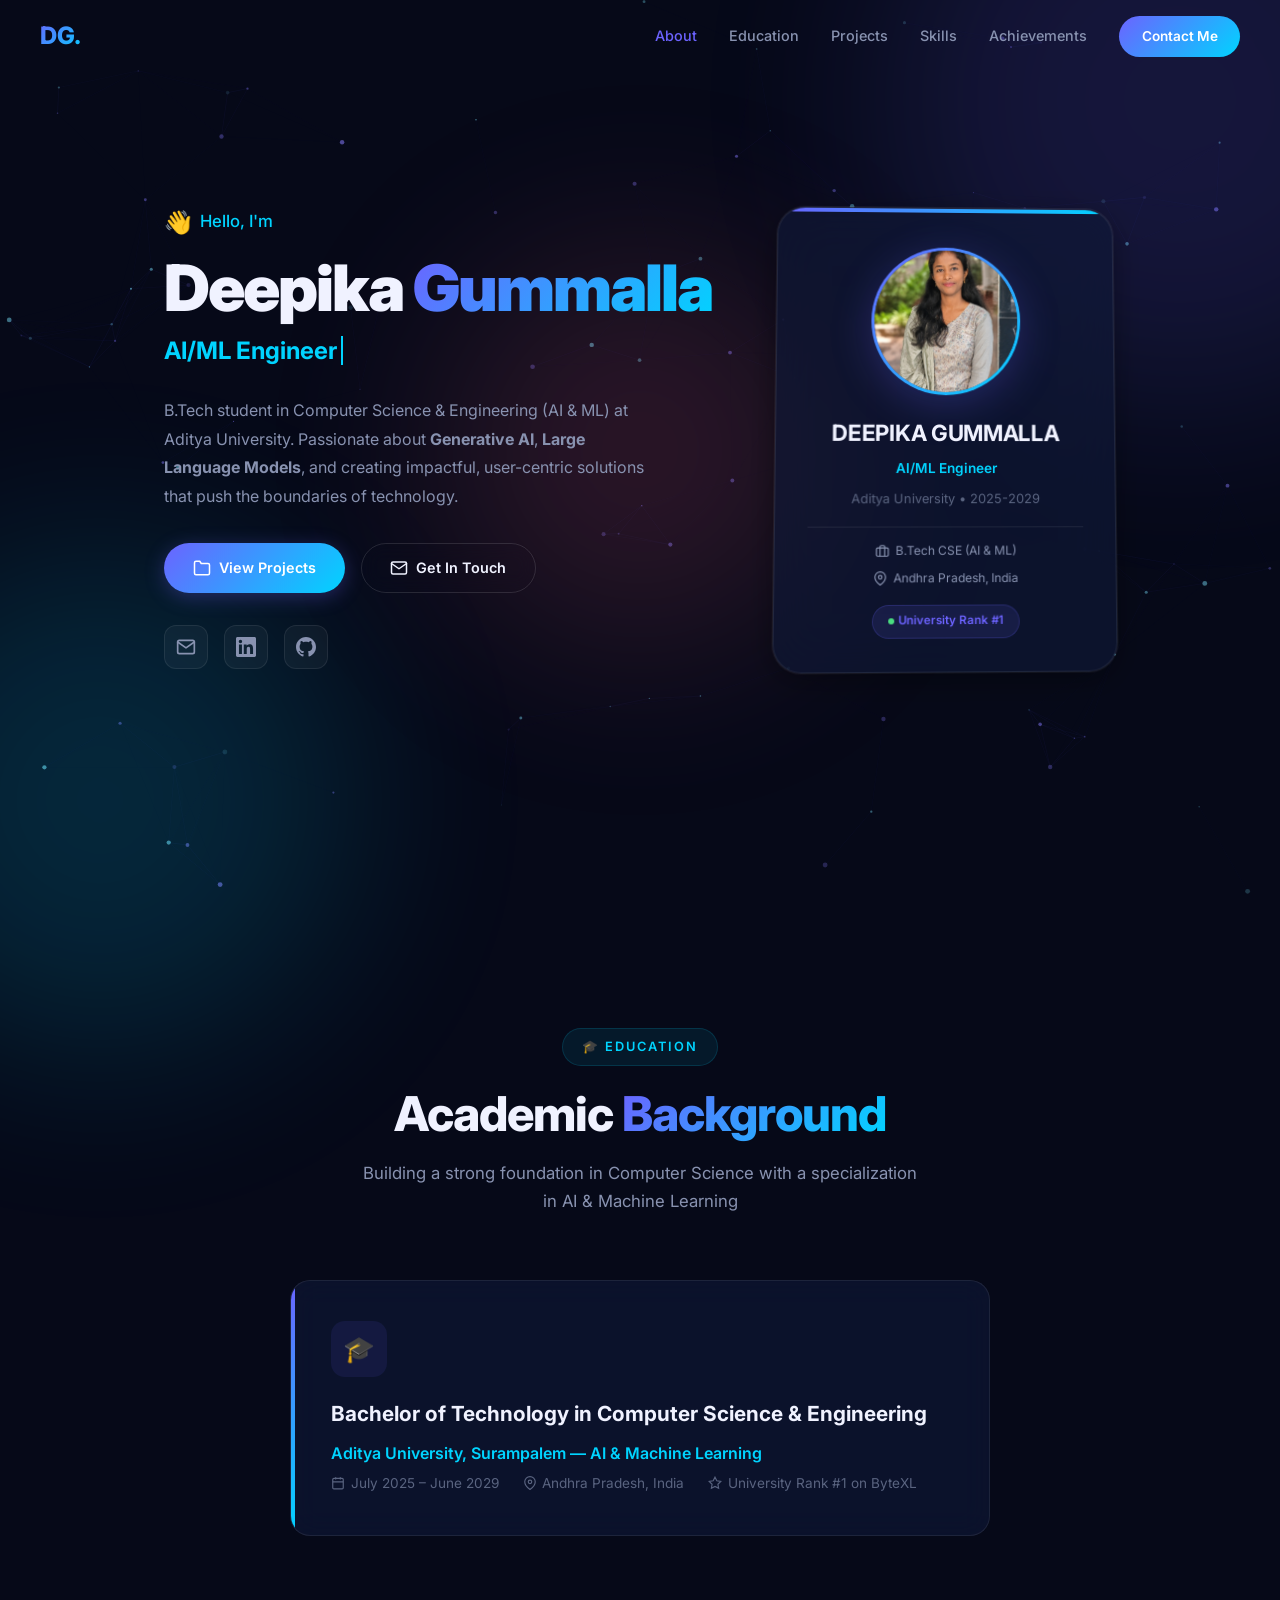
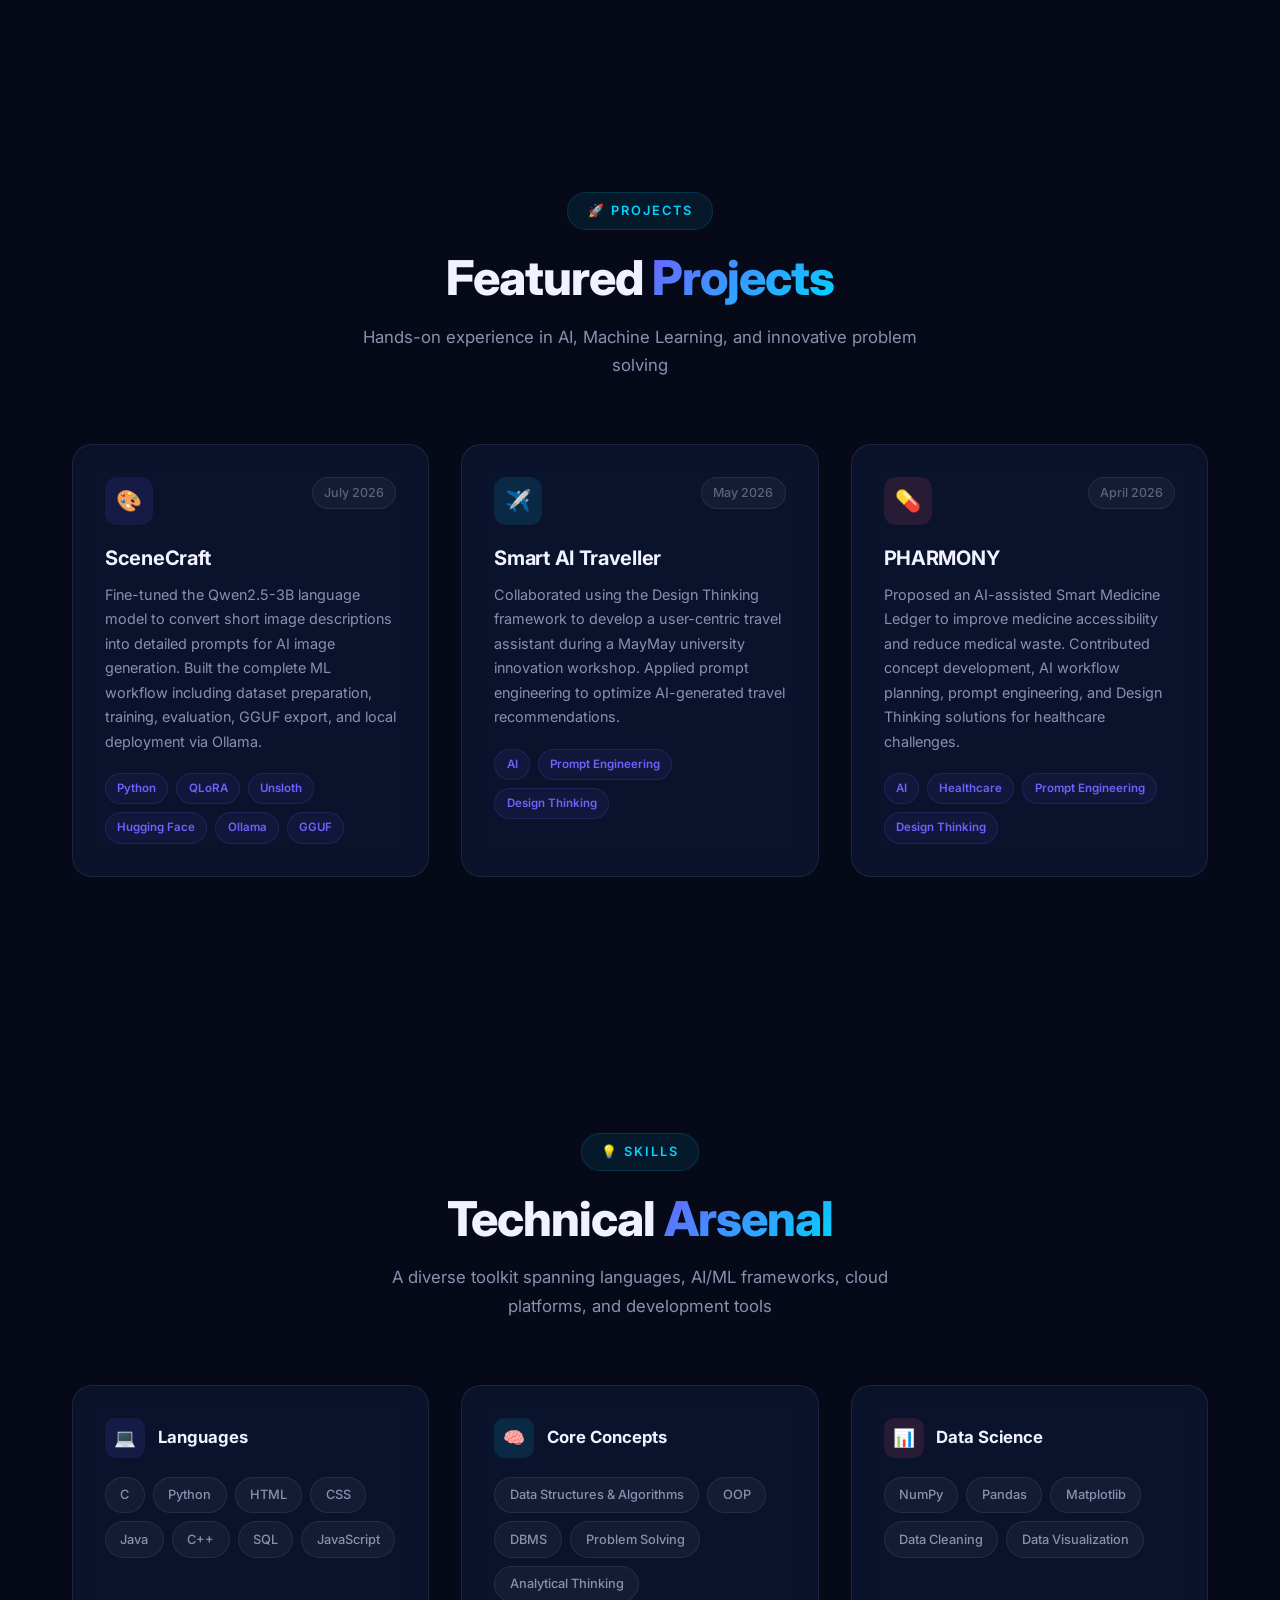
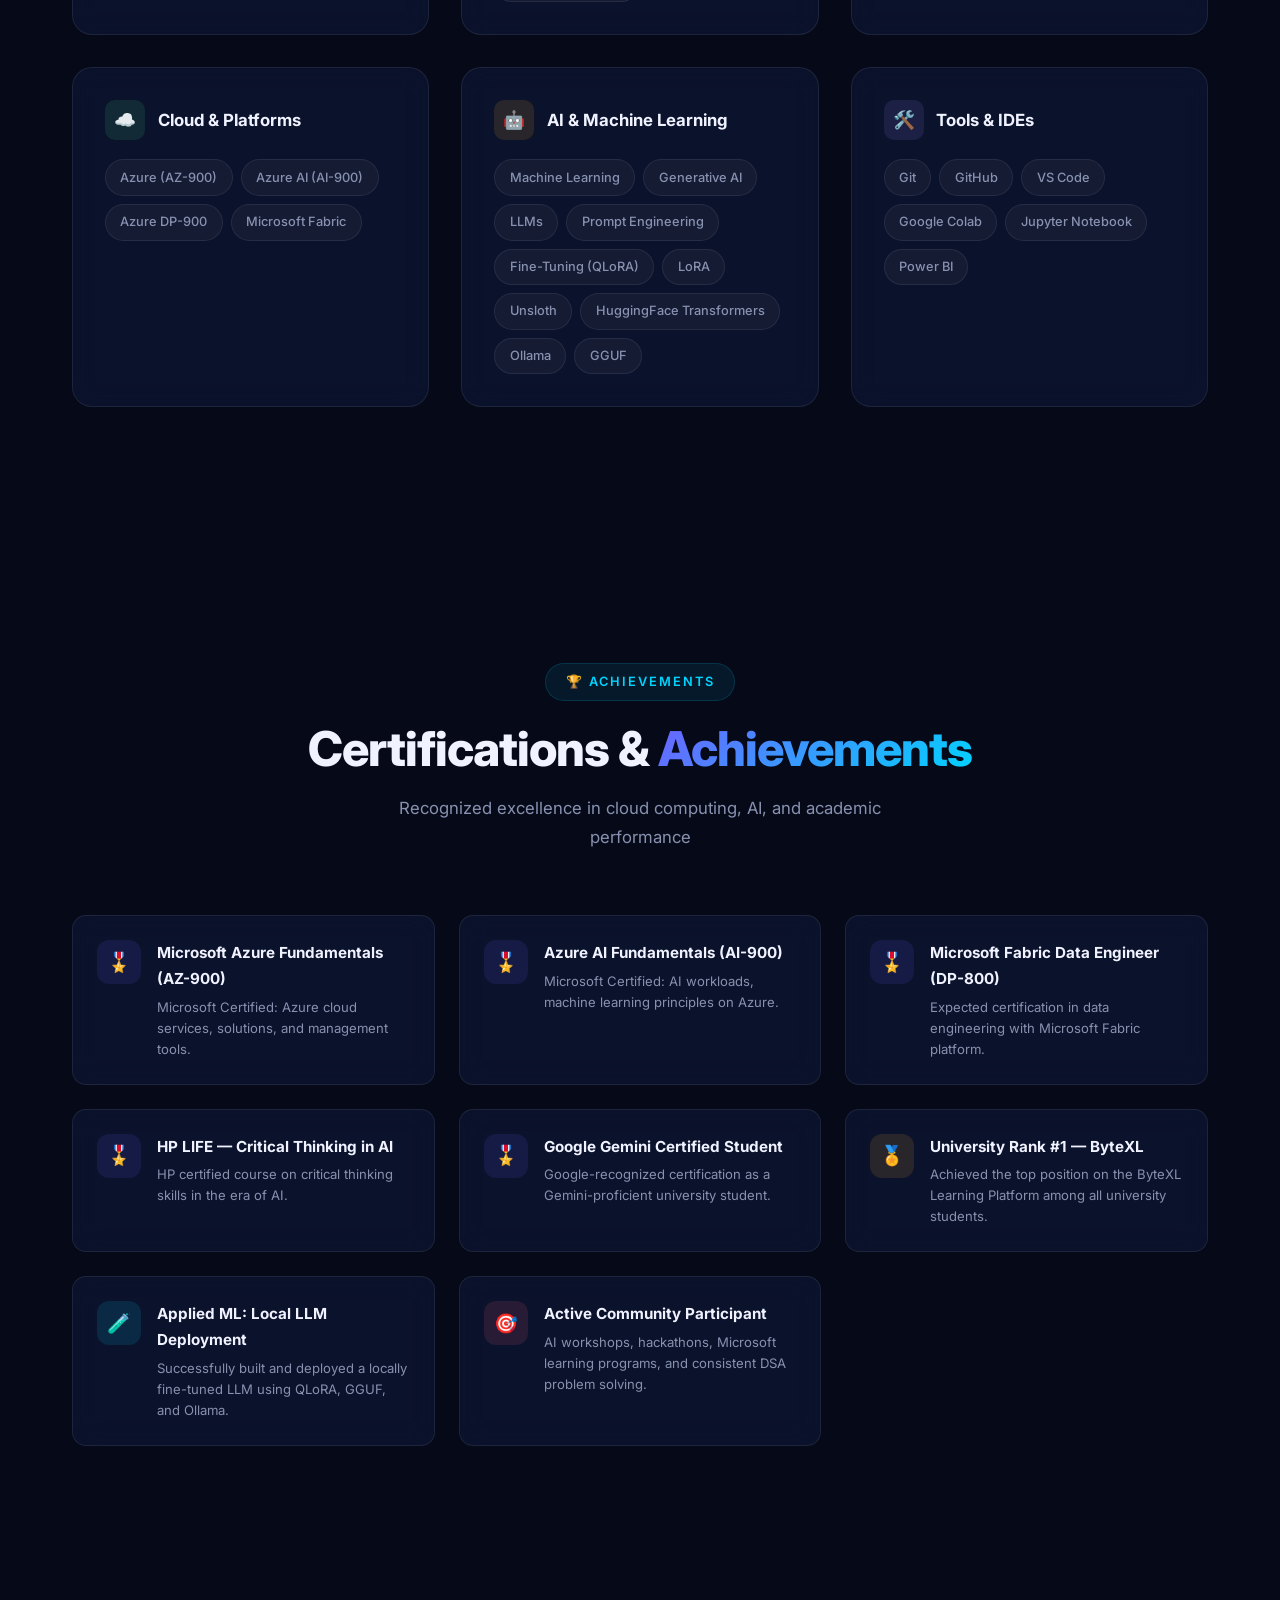
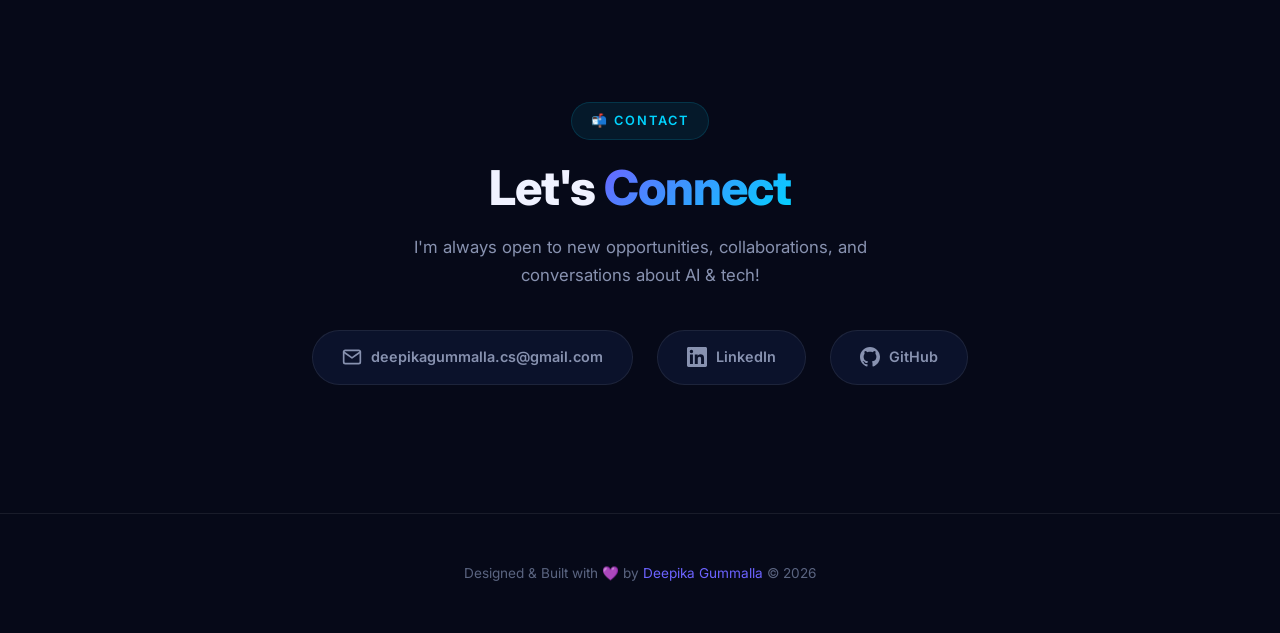
<file: index.html>
<!DOCTYPE html>
<html lang="en">
<head>
  <meta charset="UTF-8">
  <meta name="viewport" content="width=device-width, initial-scale=1.0">
  <title>Deepika Gummalla | AI/ML Engineer & Portfolio</title>
  <meta name="description" content="Portfolio of Deepika Gummalla — AI/ML Engineer, B.Tech CSE (AI & ML) student at Aditya University. Showcasing projects in LLM fine-tuning, Generative AI, and cloud technologies.">
  <meta name="keywords" content="Deepika Gummalla, AI/ML Engineer, Portfolio, Machine Learning, LLM, Fine-Tuning, QLoRA, Azure, Python">
  <meta property="og:title" content="Deepika Gummalla | AI/ML Engineer Portfolio">
  <meta property="og:description" content="AI/ML Engineer passionate about Generative AI, LLMs, and building impactful solutions.">
  <meta property="og:type" content="website">
  <link rel="stylesheet" href="index.css">
  <link rel="icon" type="image/svg+xml" href="data:image/svg+xml,<svg xmlns='http://www.w3.org/2000/svg' viewBox='0 0 100 100'><text y='.9em' font-size='90'>🚀</text></svg>">
</head>
<body>
  <!-- Particle Background Canvas -->
  <canvas id="particles-canvas"></canvas>

  <!-- Ambient Gradient Orbs -->
  <div class="ambient-orb ambient-orb--1"></div>
  <div class="ambient-orb ambient-orb--2"></div>
  <div class="ambient-orb ambient-orb--3"></div>

  <!-- ─── Navbar ─── -->
  <nav class="navbar" id="navbar">
    <div class="navbar__inner">
      <a href="#" class="navbar__logo">DG.</a>
      <div class="navbar__links" id="navLinks">
        <a href="#about" class="navbar__link">About</a>
        <a href="#education" class="navbar__link">Education</a>
        <a href="#projects" class="navbar__link">Projects</a>
        <a href="#skills" class="navbar__link">Skills</a>
        <a href="#certifications" class="navbar__link">Achievements</a>
        <a href="#contact" class="navbar__cta">Contact Me</a>
      </div>
      <button class="navbar__toggle" id="navToggle" aria-label="Toggle navigation">
        <span></span>
        <span></span>
        <span></span>
      </button>
    </div>
  </nav>

  <!-- ─── Hero Section ─── -->
  <section class="hero section" id="about">
    <div class="container">
      <div class="hero__inner">
        <div class="hero__content">
          <p class="hero__greeting reveal">
            <span class="wave">👋</span> Hello, I'm
          </p>
          <h1 class="hero__name reveal reveal-delay-1">
            Deepika <span>Gummalla</span>
          </h1>
          <h2 class="hero__tagline reveal reveal-delay-2">
            <span class="typed-text" id="typedText"></span>
          </h2>
          <p class="hero__description reveal reveal-delay-3">
            B.Tech student in Computer Science &amp; Engineering (AI &amp; ML) at Aditya University.
            Passionate about <strong>Generative AI</strong>, <strong>Large Language Models</strong>, 
            and creating impactful, user-centric solutions that push the boundaries of technology.
          </p>
          <div class="hero__buttons reveal reveal-delay-4">
            <a href="#projects" class="btn btn--primary">
              <svg width="18" height="18" viewBox="0 0 24 24" fill="none" stroke="currentColor" stroke-width="2" stroke-linecap="round" stroke-linejoin="round"><path d="M22 19a2 2 0 0 1-2 2H4a2 2 0 0 1-2-2V5a2 2 0 0 1 2-2h5l2 3h9a2 2 0 0 1 2 2z"/></svg>
              View Projects
            </a>
            <a href="mailto:deepikagummalla.cs@gmail.com" class="btn btn--outline">
              <svg width="18" height="18" viewBox="0 0 24 24" fill="none" stroke="currentColor" stroke-width="2" stroke-linecap="round" stroke-linejoin="round"><path d="M4 4h16c1.1 0 2 .9 2 2v12c0 1.1-.9 2-2 2H4c-1.1 0-2-.9-2-2V6c0-1.1.9-2 2-2z"/><polyline points="22,6 12,13 2,6"/></svg>
              Get In Touch
            </a>
          </div>
          <div class="hero__socials reveal reveal-delay-5">
            <a href="mailto:deepikagummalla.cs@gmail.com" class="hero__social-link" aria-label="Email" title="Email">
              <svg width="20" height="20" viewBox="0 0 24 24" fill="none" stroke="currentColor" stroke-width="2" stroke-linecap="round" stroke-linejoin="round"><path d="M4 4h16c1.1 0 2 .9 2 2v12c0 1.1-.9 2-2 2H4c-1.1 0-2-.9-2-2V6c0-1.1.9-2 2-2z"/><polyline points="22,6 12,13 2,6"/></svg>
            </a>
            <a href="https://linkedin.com/in/deepika-gummalla-003590377" target="_blank" rel="noopener noreferrer" class="hero__social-link" aria-label="LinkedIn" title="LinkedIn">
              <svg width="20" height="20" viewBox="0 0 24 24" fill="currentColor"><path d="M20.447 20.452h-3.554v-5.569c0-1.328-.027-3.037-1.852-3.037-1.853 0-2.136 1.445-2.136 2.939v5.667H9.351V9h3.414v1.561h.046c.477-.9 1.637-1.85 3.37-1.85 3.601 0 4.267 2.37 4.267 5.455v6.286zM5.337 7.433a2.062 2.062 0 0 1-2.063-2.065 2.064 2.064 0 1 1 2.063 2.065zm1.782 13.019H3.555V9h3.564v11.452zM22.225 0H1.771C.792 0 0 .774 0 1.729v20.542C0 23.227.792 24 1.771 24h20.451C23.2 24 24 23.227 24 22.271V1.729C24 .774 23.2 0 22.222 0h.003z"/></svg>
            </a>
            <a href="https://github.com/deepika-cs-learn" target="_blank" rel="noopener noreferrer" class="hero__social-link" aria-label="GitHub" title="GitHub">
              <svg width="20" height="20" viewBox="0 0 24 24" fill="currentColor"><path d="M12 0c-6.626 0-12 5.373-12 12 0 5.302 3.438 9.8 8.207 11.387.599.111.793-.261.793-.577v-2.234c-3.338.726-4.033-1.416-4.033-1.416-.546-1.387-1.333-1.756-1.333-1.756-1.089-.745.083-.729.083-.729 1.205.084 1.839 1.237 1.839 1.237 1.07 1.834 2.807 1.304 3.492.997.107-.775.418-1.305.762-1.604-2.665-.305-5.467-1.334-5.467-5.931 0-1.311.469-2.381 1.236-3.221-.124-.303-.535-1.524.117-3.176 0 0 1.008-.322 3.301 1.23.957-.266 1.983-.399 3.003-.404 1.02.005 2.047.138 3.006.404 2.291-1.552 3.297-1.23 3.297-1.23.653 1.653.242 2.874.118 3.176.77.84 1.235 1.911 1.235 3.221 0 4.609-2.807 5.624-5.479 5.921.43.372.823 1.102.823 2.222v3.293c0 .319.192.694.801.576 4.765-1.589 8.199-6.086 8.199-11.386 0-6.627-5.373-12-12-12z"/></svg>
            </a>
          </div>
        </div>

        <!-- Interactive 3D ID Card -->
        <div class="hero__card-wrapper reveal reveal-delay-2">
          <div class="id-card" id="idCard">
            <div class="id-card__shimmer"></div>
            <img src="profile.jpg" alt="Deepika Gummalla" class="id-card__photo" id="idCardPhoto">
            <h3 class="id-card__name">DEEPIKA GUMMALLA</h3>
            <p class="id-card__role">AI/ML Engineer</p>
            <p class="id-card__university">Aditya University • 2025-2029</p>
            <div class="id-card__divider"></div>
            <p class="id-card__detail">
              <svg width="14" height="14" viewBox="0 0 24 24" fill="none" stroke="currentColor" stroke-width="2"><rect x="2" y="7" width="20" height="14" rx="2" ry="2"/><path d="M16 21V5a2 2 0 0 0-2-2h-4a2 2 0 0 0-2 2v16"/></svg>
              B.Tech CSE (AI &amp; ML)
            </p>
            <p class="id-card__detail">
              <svg width="14" height="14" viewBox="0 0 24 24" fill="none" stroke="currentColor" stroke-width="2"><path d="M21 10c0 7-9 13-9 13s-9-6-9-13a9 9 0 0 1 18 0z"/><circle cx="12" cy="10" r="3"/></svg>
              Andhra Pradesh, India
            </p>
            <div class="id-card__badge">
              <span class="id-card__badge-dot"></span>
              University Rank #1
            </div>
          </div>
        </div>
      </div>
    </div>
  </section>

  <!-- ─── Education Section ─── -->
  <section class="section" id="education">
    <div class="container">
      <div class="section__header">
        <div class="section__badge reveal">🎓 Education</div>
        <h2 class="section__title reveal reveal-delay-1">Academic <span>Background</span></h2>
        <p class="section__subtitle reveal reveal-delay-2">Building a strong foundation in Computer Science with a specialization in AI & Machine Learning</p>
      </div>
      <div class="education-card reveal reveal-delay-3">
        <div class="education-card__icon">🎓</div>
        <h3 class="education-card__degree">Bachelor of Technology in Computer Science &amp; Engineering</h3>
        <p class="education-card__school">Aditya University, Surampalem — AI &amp; Machine Learning</p>
        <div class="education-card__meta">
          <span class="education-card__meta-item">
            <svg width="14" height="14" viewBox="0 0 24 24" fill="none" stroke="currentColor" stroke-width="2"><rect x="3" y="4" width="18" height="18" rx="2" ry="2"/><line x1="16" y1="2" x2="16" y2="6"/><line x1="8" y1="2" x2="8" y2="6"/><line x1="3" y1="10" x2="21" y2="10"/></svg>
            July 2025 – June 2029
          </span>
          <span class="education-card__meta-item">
            <svg width="14" height="14" viewBox="0 0 24 24" fill="none" stroke="currentColor" stroke-width="2"><path d="M21 10c0 7-9 13-9 13s-9-6-9-13a9 9 0 0 1 18 0z"/><circle cx="12" cy="10" r="3"/></svg>
            Andhra Pradesh, India
          </span>
          <span class="education-card__meta-item">
            <svg width="14" height="14" viewBox="0 0 24 24" fill="none" stroke="currentColor" stroke-width="2"><path d="M12 2l3.09 6.26L22 9.27l-5 4.87 1.18 6.88L12 17.77l-6.18 3.25L7 14.14 2 9.27l6.91-1.01L12 2z"/></svg>
            University Rank #1 on ByteXL
          </span>
        </div>
      </div>
    </div>
  </section>

  <!-- ─── Projects Section ─── -->
  <section class="section" id="projects">
    <div class="container">
      <div class="section__header">
        <div class="section__badge reveal">🚀 Projects</div>
        <h2 class="section__title reveal reveal-delay-1">Featured <span>Projects</span></h2>
        <p class="section__subtitle reveal reveal-delay-2">Hands-on experience in AI, Machine Learning, and innovative problem solving</p>
      </div>

      <div class="projects-grid">
        <!-- Project 1: SceneCraft -->
        <div class="project-card reveal reveal-delay-1">
          <div class="project-card__header">
            <div class="project-card__icon project-card__icon--1">🎨</div>
            <span class="project-card__date">July 2026</span>
          </div>
          <h3 class="project-card__title">SceneCraft</h3>
          <p class="project-card__description">
            Fine-tuned the Qwen2.5-3B language model to convert short image descriptions into detailed prompts for AI image generation. Built the complete ML workflow including dataset preparation, training, evaluation, GGUF export, and local deployment via Ollama.
          </p>
          <div class="project-card__tags">
            <span class="project-card__tag">Python</span>
            <span class="project-card__tag">QLoRA</span>
            <span class="project-card__tag">Unsloth</span>
            <span class="project-card__tag">Hugging Face</span>
            <span class="project-card__tag">Ollama</span>
            <span class="project-card__tag">GGUF</span>
          </div>
        </div>

        <!-- Project 2: Smart AI Traveller -->
        <div class="project-card reveal reveal-delay-2">
          <div class="project-card__header">
            <div class="project-card__icon project-card__icon--2">✈️</div>
            <span class="project-card__date">May 2026</span>
          </div>
          <h3 class="project-card__title">Smart AI Traveller</h3>
          <p class="project-card__description">
            Collaborated using the Design Thinking framework to develop a user-centric travel assistant during a MayMay university innovation workshop. Applied prompt engineering to optimize AI-generated travel recommendations.
          </p>
          <div class="project-card__tags">
            <span class="project-card__tag">AI</span>
            <span class="project-card__tag">Prompt Engineering</span>
            <span class="project-card__tag">Design Thinking</span>
          </div>
        </div>

        <!-- Project 3: PHARMONY -->
        <div class="project-card reveal reveal-delay-3">
          <div class="project-card__header">
            <div class="project-card__icon project-card__icon--3">💊</div>
            <span class="project-card__date">April 2026</span>
          </div>
          <h3 class="project-card__title">PHARMONY</h3>
          <p class="project-card__description">
            Proposed an AI-assisted Smart Medicine Ledger to improve medicine accessibility and reduce medical waste. Contributed concept development, AI workflow planning, prompt engineering, and Design Thinking solutions for healthcare challenges.
          </p>
          <div class="project-card__tags">
            <span class="project-card__tag">AI</span>
            <span class="project-card__tag">Healthcare</span>
            <span class="project-card__tag">Prompt Engineering</span>
            <span class="project-card__tag">Design Thinking</span>
          </div>
        </div>
      </div>
    </div>
  </section>

  <!-- ─── Skills Section ─── -->
  <section class="section" id="skills">
    <div class="container">
      <div class="section__header">
        <div class="section__badge reveal">💡 Skills</div>
        <h2 class="section__title reveal reveal-delay-1">Technical <span>Arsenal</span></h2>
        <p class="section__subtitle reveal reveal-delay-2">A diverse toolkit spanning languages, AI/ML frameworks, cloud platforms, and development tools</p>
      </div>

      <div class="skills-grid">
        <!-- Languages -->
        <div class="skills-category reveal reveal-delay-1">
          <div class="skills-category__header">
            <div class="skills-category__icon skills-category__icon--lang">💻</div>
            <h3 class="skills-category__title">Languages</h3>
          </div>
          <div class="skills-category__tags">
            <span class="skill-tag">C</span>
            <span class="skill-tag">Python</span>
            <span class="skill-tag">HTML</span>
            <span class="skill-tag">CSS</span>
            <span class="skill-tag">Java</span>
            <span class="skill-tag">C++</span>
            <span class="skill-tag">SQL</span>
            <span class="skill-tag">JavaScript</span>
          </div>
        </div>

        <!-- Core Concepts -->
        <div class="skills-category reveal reveal-delay-2">
          <div class="skills-category__header">
            <div class="skills-category__icon skills-category__icon--core">🧠</div>
            <h3 class="skills-category__title">Core Concepts</h3>
          </div>
          <div class="skills-category__tags">
            <span class="skill-tag">Data Structures & Algorithms</span>
            <span class="skill-tag">OOP</span>
            <span class="skill-tag">DBMS</span>
            <span class="skill-tag">Problem Solving</span>
            <span class="skill-tag">Analytical Thinking</span>
          </div>
        </div>

        <!-- Data Science -->
        <div class="skills-category reveal reveal-delay-3">
          <div class="skills-category__header">
            <div class="skills-category__icon skills-category__icon--data">📊</div>
            <h3 class="skills-category__title">Data Science</h3>
          </div>
          <div class="skills-category__tags">
            <span class="skill-tag">NumPy</span>
            <span class="skill-tag">Pandas</span>
            <span class="skill-tag">Matplotlib</span>
            <span class="skill-tag">Data Cleaning</span>
            <span class="skill-tag">Data Visualization</span>
          </div>
        </div>

        <!-- Cloud -->
        <div class="skills-category reveal reveal-delay-4">
          <div class="skills-category__header">
            <div class="skills-category__icon skills-category__icon--cloud">☁️</div>
            <h3 class="skills-category__title">Cloud & Platforms</h3>
          </div>
          <div class="skills-category__tags">
            <span class="skill-tag">Azure (AZ-900)</span>
            <span class="skill-tag">Azure AI (AI-900)</span>
            <span class="skill-tag">Azure DP-900</span>
            <span class="skill-tag">Microsoft Fabric</span>
          </div>
        </div>

        <!-- AI/ML -->
        <div class="skills-category reveal reveal-delay-5">
          <div class="skills-category__header">
            <div class="skills-category__icon skills-category__icon--ai">🤖</div>
            <h3 class="skills-category__title">AI & Machine Learning</h3>
          </div>
          <div class="skills-category__tags">
            <span class="skill-tag">Machine Learning</span>
            <span class="skill-tag">Generative AI</span>
            <span class="skill-tag">LLMs</span>
            <span class="skill-tag">Prompt Engineering</span>
            <span class="skill-tag">Fine-Tuning (QLoRA)</span>
            <span class="skill-tag">LoRA</span>
            <span class="skill-tag">Unsloth</span>
            <span class="skill-tag">HuggingFace Transformers</span>
            <span class="skill-tag">Ollama</span>
            <span class="skill-tag">GGUF</span>
          </div>
        </div>

        <!-- Tools -->
        <div class="skills-category reveal reveal-delay-6">
          <div class="skills-category__header">
            <div class="skills-category__icon skills-category__icon--tools">🛠️</div>
            <h3 class="skills-category__title">Tools & IDEs</h3>
          </div>
          <div class="skills-category__tags">
            <span class="skill-tag">Git</span>
            <span class="skill-tag">GitHub</span>
            <span class="skill-tag">VS Code</span>
            <span class="skill-tag">Google Colab</span>
            <span class="skill-tag">Jupyter Notebook</span>
            <span class="skill-tag">Power BI</span>
          </div>
        </div>
      </div>
    </div>
  </section>

  <!-- ─── Certifications & Achievements ─── -->
  <section class="section" id="certifications">
    <div class="container">
      <div class="section__header">
        <div class="section__badge reveal">🏆 Achievements</div>
        <h2 class="section__title reveal reveal-delay-1">Certifications &amp; <span>Achievements</span></h2>
        <p class="section__subtitle reveal reveal-delay-2">Recognized excellence in cloud computing, AI, and academic performance</p>
      </div>

      <div class="certifications-grid">
        <!-- Cert 1 -->
        <div class="cert-card reveal reveal-delay-1">
          <div class="cert-card__icon cert-card__icon--cert">🎖️</div>
          <div>
            <h4 class="cert-card__title">Microsoft Azure Fundamentals (AZ-900)</h4>
            <p class="cert-card__description">Microsoft Certified: Azure cloud services, solutions, and management tools.</p>
          </div>
        </div>

        <!-- Cert 2 -->
        <div class="cert-card reveal reveal-delay-2">
          <div class="cert-card__icon cert-card__icon--cert">🎖️</div>
          <div>
            <h4 class="cert-card__title">Azure AI Fundamentals (AI-900)</h4>
            <p class="cert-card__description">Microsoft Certified: AI workloads, machine learning principles on Azure.</p>
          </div>
        </div>

        <!-- Cert 3 -->
        <div class="cert-card reveal reveal-delay-3">
          <div class="cert-card__icon cert-card__icon--cert">🎖️</div>
          <div>
            <h4 class="cert-card__title">Microsoft Fabric Data Engineer (DP-800)</h4>
            <p class="cert-card__description">Expected certification in data engineering with Microsoft Fabric platform.</p>
          </div>
        </div>

        <!-- Cert 4 -->
        <div class="cert-card reveal reveal-delay-1">
          <div class="cert-card__icon cert-card__icon--cert">🎖️</div>
          <div>
            <h4 class="cert-card__title">HP LIFE — Critical Thinking in AI</h4>
            <p class="cert-card__description">HP certified course on critical thinking skills in the era of AI.</p>
          </div>
        </div>

        <!-- Cert 5 -->
        <div class="cert-card reveal reveal-delay-2">
          <div class="cert-card__icon cert-card__icon--cert">🎖️</div>
          <div>
            <h4 class="cert-card__title">Google Gemini Certified Student</h4>
            <p class="cert-card__description">Google-recognized certification as a Gemini-proficient university student.</p>
          </div>
        </div>

        <!-- Achievement 1 -->
        <div class="cert-card reveal reveal-delay-3">
          <div class="cert-card__icon cert-card__icon--rank">🏅</div>
          <div>
            <h4 class="cert-card__title">University Rank #1 — ByteXL</h4>
            <p class="cert-card__description">Achieved the top position on the ByteXL Learning Platform among all university students.</p>
          </div>
        </div>

        <!-- Achievement 2 -->
        <div class="cert-card reveal reveal-delay-1">
          <div class="cert-card__icon cert-card__icon--ml">🧪</div>
          <div>
            <h4 class="cert-card__title">Applied ML: Local LLM Deployment</h4>
            <p class="cert-card__description">Successfully built and deployed a locally fine-tuned LLM using QLoRA, GGUF, and Ollama.</p>
          </div>
        </div>

        <!-- Achievement 3 -->
        <div class="cert-card reveal reveal-delay-2">
          <div class="cert-card__icon cert-card__icon--extra">🎯</div>
          <div>
            <h4 class="cert-card__title">Active Community Participant</h4>
            <p class="cert-card__description">AI workshops, hackathons, Microsoft learning programs, and consistent DSA problem solving.</p>
          </div>
        </div>
      </div>
    </div>
  </section>

  <!-- ─── Contact Section ─── -->
  <section class="section contact-section" id="contact">
    <div class="container">
      <div class="section__header">
        <div class="section__badge reveal">📬 Contact</div>
        <h2 class="section__title reveal reveal-delay-1">Let's <span>Connect</span></h2>
        <p class="section__subtitle reveal reveal-delay-2">I'm always open to new opportunities, collaborations, and conversations about AI & tech!</p>
      </div>
      <div class="contact-links reveal reveal-delay-3">
        <a href="mailto:deepikagummalla.cs@gmail.com" class="contact-link">
          <svg width="20" height="20" viewBox="0 0 24 24" fill="none" stroke="currentColor" stroke-width="2" stroke-linecap="round" stroke-linejoin="round"><path d="M4 4h16c1.1 0 2 .9 2 2v12c0 1.1-.9 2-2 2H4c-1.1 0-2-.9-2-2V6c0-1.1.9-2 2-2z"/><polyline points="22,6 12,13 2,6"/></svg>
          deepikagummalla.cs@gmail.com
        </a>
        <a href="https://linkedin.com/in/deepika-gummalla-003590377" target="_blank" rel="noopener noreferrer" class="contact-link">
          <svg width="20" height="20" viewBox="0 0 24 24" fill="currentColor"><path d="M20.447 20.452h-3.554v-5.569c0-1.328-.027-3.037-1.852-3.037-1.853 0-2.136 1.445-2.136 2.939v5.667H9.351V9h3.414v1.561h.046c.477-.9 1.637-1.85 3.37-1.85 3.601 0 4.267 2.37 4.267 5.455v6.286zM5.337 7.433a2.062 2.062 0 0 1-2.063-2.065 2.064 2.064 0 1 1 2.063 2.065zm1.782 13.019H3.555V9h3.564v11.452zM22.225 0H1.771C.792 0 0 .774 0 1.729v20.542C0 23.227.792 24 1.771 24h20.451C23.2 24 24 23.227 24 22.271V1.729C24 .774 23.2 0 22.222 0h.003z"/></svg>
          LinkedIn
        </a>
        <a href="https://github.com/deepika-cs-learn" target="_blank" rel="noopener noreferrer" class="contact-link">
          <svg width="20" height="20" viewBox="0 0 24 24" fill="currentColor"><path d="M12 0c-6.626 0-12 5.373-12 12 0 5.302 3.438 9.8 8.207 11.387.599.111.793-.261.793-.577v-2.234c-3.338.726-4.033-1.416-4.033-1.416-.546-1.387-1.333-1.756-1.333-1.756-1.089-.745.083-.729.083-.729 1.205.084 1.839 1.237 1.839 1.237 1.07 1.834 2.807 1.304 3.492.997.107-.775.418-1.305.762-1.604-2.665-.305-5.467-1.334-5.467-5.931 0-1.311.469-2.381 1.236-3.221-.124-.303-.535-1.524.117-3.176 0 0 1.008-.322 3.301 1.23.957-.266 1.983-.399 3.003-.404 1.02.005 2.047.138 3.006.404 2.291-1.552 3.297-1.23 3.297-1.23.653 1.653.242 2.874.118 3.176.77.84 1.235 1.911 1.235 3.221 0 4.609-2.807 5.624-5.479 5.921.43.372.823 1.102.823 2.222v3.293c0 .319.192.694.801.576 4.765-1.589 8.199-6.086 8.199-11.386 0-6.627-5.373-12-12-12z"/></svg>
          GitHub
        </a>
      </div>
    </div>
  </section>

  <!-- ─── Footer ─── -->
  <footer class="footer">
    <p>Designed & Built with 💜 by <span>Deepika Gummalla</span> &copy; 2026</p>
  </footer>

  <script src="main.js"></script>
</body>
</html>
</file>
<file: index.css>
/* ============================================
   DEEPIKA GUMMALLA — PORTFOLIO DESIGN SYSTEM
   ============================================ */

@import url('https://fonts.googleapis.com/css2?family=Inter:wght@300;400;500;600;700;800;900&family=JetBrains+Mono:wght@400;500;600&display=swap');

/* ── Design Tokens ── */
:root {
  /* Primary palette */
  --bg-primary: #060918;
  --bg-secondary: #0c1024;
  --bg-card: rgba(15, 23, 55, 0.65);
  --bg-card-hover: rgba(20, 30, 70, 0.75);

  /* Accent colours — vibrant gradient pair */
  --accent-1: #6C63FF;
  --accent-2: #00D4FF;
  --accent-3: #FF6584;
  --accent-gradient: linear-gradient(135deg, var(--accent-1), var(--accent-2));
  --accent-gradient-warm: linear-gradient(135deg, var(--accent-3), #FF9A5C);

  /* Text */
  --text-primary: #F0F2FF;
  --text-secondary: #8892B0;
  --text-muted: #5A6480;

  /* Glass */
  --glass-bg: rgba(255, 255, 255, 0.04);
  --glass-border: rgba(255, 255, 255, 0.08);
  --glass-highlight: rgba(255, 255, 255, 0.12);

  /* Shadows */
  --shadow-card: 0 8px 32px rgba(0, 0, 0, 0.4), 0 0 0 1px var(--glass-border);
  --shadow-glow: 0 0 40px rgba(108, 99, 255, 0.15);
  --shadow-glow-hover: 0 0 60px rgba(108, 99, 255, 0.25);

  /* Radius */
  --radius-sm: 8px;
  --radius-md: 14px;
  --radius-lg: 20px;
  --radius-xl: 28px;

  /* Transition */
  --ease-out: cubic-bezier(0.22, 1, 0.36, 1);
  --ease-spring: cubic-bezier(0.34, 1.56, 0.64, 1);

  /* Spacing */
  --section-gap: 8rem;
  --container-max: 1200px;
}

/* ── Reset & Base ── */
*,
*::before,
*::after {
  margin: 0;
  padding: 0;
  box-sizing: border-box;
}

html {
  scroll-behavior: smooth;
  scroll-padding-top: 90px;
  font-size: 16px;
}

body {
  font-family: 'Inter', -apple-system, BlinkMacSystemFont, sans-serif;
  background: var(--bg-primary);
  color: var(--text-primary);
  line-height: 1.7;
  overflow-x: hidden;
  -webkit-font-smoothing: antialiased;
  -moz-osx-font-smoothing: grayscale;
}

::selection {
  background: rgba(108, 99, 255, 0.35);
  color: #fff;
}

a {
  text-decoration: none;
  color: inherit;
}

ul { list-style: none; }

img { max-width: 100%; display: block; }

/* ── Scrollbar ── */
::-webkit-scrollbar { width: 8px; }
::-webkit-scrollbar-track { background: var(--bg-primary); }
::-webkit-scrollbar-thumb {
  background: var(--accent-1);
  border-radius: 4px;
}

/* ── Canvas Background ── */
#particles-canvas {
  position: fixed;
  top: 0;
  left: 0;
  width: 100%;
  height: 100%;
  z-index: 0;
  pointer-events: none;
}

/* ── Ambient Gradient Orbs ── */
.ambient-orb {
  position: fixed;
  border-radius: 50%;
  filter: blur(100px);
  opacity: 0.15;
  pointer-events: none;
  z-index: 0;
}

.ambient-orb--1 {
  width: 600px;
  height: 600px;
  background: var(--accent-1);
  top: -200px;
  right: -200px;
  animation: float-orb 20s ease-in-out infinite;
}

.ambient-orb--2 {
  width: 500px;
  height: 500px;
  background: var(--accent-2);
  bottom: -150px;
  left: -150px;
  animation: float-orb 25s ease-in-out infinite reverse;
}

.ambient-orb--3 {
  width: 400px;
  height: 400px;
  background: var(--accent-3);
  top: 50%;
  left: 50%;
  transform: translate(-50%, -50%);
  animation: float-orb 18s ease-in-out infinite 5s;
}

@keyframes float-orb {
  0%, 100% { transform: translate(0, 0) scale(1); }
  25% { transform: translate(30px, -40px) scale(1.05); }
  50% { transform: translate(-20px, 20px) scale(0.95); }
  75% { transform: translate(15px, 35px) scale(1.02); }
}

/* ── Navbar ── */
.navbar {
  position: fixed;
  top: 0;
  left: 0;
  width: 100%;
  z-index: 1000;
  padding: 1rem 2rem;
  transition: all 0.4s var(--ease-out);
}

.navbar.scrolled {
  background: rgba(6, 9, 24, 0.85);
  backdrop-filter: blur(20px);
  -webkit-backdrop-filter: blur(20px);
  border-bottom: 1px solid var(--glass-border);
  box-shadow: 0 4px 30px rgba(0, 0, 0, 0.3);
  padding: 0.7rem 2rem;
}

.navbar__inner {
  max-width: var(--container-max);
  margin: 0 auto;
  display: flex;
  align-items: center;
  justify-content: space-between;
}

.navbar__logo {
  font-size: 1.5rem;
  font-weight: 800;
  letter-spacing: -0.5px;
  background: var(--accent-gradient);
  -webkit-background-clip: text;
  -webkit-text-fill-color: transparent;
  background-clip: text;
}

.navbar__links {
  display: flex;
  gap: 2rem;
  align-items: center;
}

.navbar__link {
  font-size: 0.9rem;
  font-weight: 500;
  color: var(--text-secondary);
  transition: color 0.3s;
  position: relative;
}

.navbar__link::after {
  content: '';
  position: absolute;
  bottom: -4px;
  left: 0;
  width: 0;
  height: 2px;
  background: var(--accent-gradient);
  border-radius: 2px;
  transition: width 0.3s var(--ease-out);
}

.navbar__link:hover {
  color: var(--text-primary);
}

.navbar__link:hover::after {
  width: 100%;
}

.navbar__cta {
  font-size: 0.85rem;
  font-weight: 600;
  padding: 0.55rem 1.4rem;
  border-radius: 50px;
  background: var(--accent-gradient);
  color: #fff;
  border: none;
  cursor: pointer;
  transition: transform 0.3s var(--ease-spring), box-shadow 0.3s;
}

.navbar__cta:hover {
  transform: scale(1.05);
  box-shadow: 0 0 25px rgba(108, 99, 255, 0.4);
}

/* Mobile nav toggle */
.navbar__toggle {
  display: none;
  flex-direction: column;
  gap: 5px;
  cursor: pointer;
  background: none;
  border: none;
  padding: 4px;
}

.navbar__toggle span {
  width: 24px;
  height: 2px;
  background: var(--text-primary);
  border-radius: 2px;
  transition: all 0.3s;
}

/* ── Container ── */
.container {
  position: relative;
  z-index: 1;
  max-width: var(--container-max);
  margin: 0 auto;
  padding: 0 2rem;
}

/* ── Section Styling ── */
.section {
  padding: var(--section-gap) 0;
}

.section__header {
  text-align: center;
  margin-bottom: 4rem;
}

.section__badge {
  display: inline-flex;
  align-items: center;
  gap: 0.5rem;
  font-size: 0.8rem;
  font-weight: 600;
  text-transform: uppercase;
  letter-spacing: 2px;
  color: var(--accent-2);
  background: rgba(0, 212, 255, 0.08);
  padding: 0.45rem 1.2rem;
  border-radius: 50px;
  border: 1px solid rgba(0, 212, 255, 0.15);
  margin-bottom: 1.2rem;
}

.section__title {
  font-size: clamp(2rem, 4vw, 3rem);
  font-weight: 800;
  letter-spacing: -1px;
  line-height: 1.2;
  margin-bottom: 1rem;
}

.section__title span {
  background: var(--accent-gradient);
  -webkit-background-clip: text;
  -webkit-text-fill-color: transparent;
  background-clip: text;
}

.section__subtitle {
  color: var(--text-secondary);
  font-size: 1.05rem;
  max-width: 560px;
  margin: 0 auto;
}

/* ── Hero Section ── */
.hero {
  min-height: 100vh;
  display: flex;
  align-items: center;
  padding-top: 100px;
}

.hero__inner {
  display: flex;
  align-items: center;
  justify-content: space-between;
  gap: 4rem;
  width: 100%;
}

.hero__content {
  flex: 1;
  max-width: 600px;
}

.hero__greeting {
  font-size: 1.05rem;
  font-weight: 500;
  color: var(--accent-2);
  margin-bottom: 0.75rem;
  display: flex;
  align-items: center;
  gap: 0.5rem;
}

.hero__greeting .wave {
  display: inline-block;
  animation: wave-hand 2s ease-in-out infinite;
  transform-origin: 70% 70%;
  font-size: 1.4rem;
}

@keyframes wave-hand {
  0% { transform: rotate(0deg); }
  10% { transform: rotate(14deg); }
  20% { transform: rotate(-8deg); }
  30% { transform: rotate(14deg); }
  40% { transform: rotate(-4deg); }
  50% { transform: rotate(10deg); }
  60% { transform: rotate(0deg); }
  100% { transform: rotate(0deg); }
}

.hero__name {
  font-size: clamp(2.5rem, 5.5vw, 4rem);
  font-weight: 900;
  letter-spacing: -2px;
  line-height: 1.1;
  margin-bottom: 0.5rem;
}

.hero__name span {
  background: var(--accent-gradient);
  -webkit-background-clip: text;
  -webkit-text-fill-color: transparent;
  background-clip: text;
}

.hero__tagline {
  font-size: clamp(1.1rem, 2vw, 1.5rem);
  font-weight: 600;
  color: var(--text-secondary);
  margin-bottom: 1.5rem;
}

.hero__description {
  color: var(--text-secondary);
  font-size: 1rem;
  line-height: 1.8;
  margin-bottom: 2rem;
  max-width: 480px;
}

/* Typing animation */
.typed-text {
  color: var(--accent-2);
  font-weight: 700;
  border-right: 2px solid var(--accent-2);
  padding-right: 4px;
  animation: blink-cursor 0.75s step-end infinite;
}

@keyframes blink-cursor {
  0%, 100% { border-color: var(--accent-2); }
  50% { border-color: transparent; }
}

.hero__buttons {
  display: flex;
  gap: 1rem;
  flex-wrap: wrap;
  margin-bottom: 2rem;
}

.btn {
  display: inline-flex;
  align-items: center;
  gap: 0.5rem;
  font-family: inherit;
  font-size: 0.9rem;
  font-weight: 600;
  padding: 0.75rem 1.8rem;
  border-radius: 50px;
  cursor: pointer;
  transition: all 0.35s var(--ease-spring);
  border: none;
}

.btn--primary {
  background: var(--accent-gradient);
  color: #fff;
  box-shadow: 0 4px 20px rgba(108, 99, 255, 0.3);
}

.btn--primary:hover {
  transform: translateY(-3px) scale(1.03);
  box-shadow: 0 8px 35px rgba(108, 99, 255, 0.45);
}

.btn--outline {
  background: transparent;
  color: var(--text-primary);
  border: 1.5px solid var(--glass-highlight);
  backdrop-filter: blur(10px);
}

.btn--outline:hover {
  border-color: var(--accent-1);
  background: rgba(108, 99, 255, 0.08);
  transform: translateY(-3px);
}

.hero__socials {
  display: flex;
  gap: 1rem;
}

.hero__social-link {
  width: 44px;
  height: 44px;
  display: flex;
  align-items: center;
  justify-content: center;
  border-radius: 12px;
  background: var(--glass-bg);
  border: 1px solid var(--glass-border);
  color: var(--text-secondary);
  font-size: 1.2rem;
  transition: all 0.35s var(--ease-spring);
}

.hero__social-link:hover {
  color: var(--accent-2);
  border-color: var(--accent-2);
  transform: translateY(-4px);
  box-shadow: 0 8px 25px rgba(0, 212, 255, 0.2);
}

/* ── 3D ID Card ── */
.hero__card-wrapper {
  flex-shrink: 0;
  perspective: 1500px;
}

.id-card {
  width: 340px;
  padding: 2.5rem 2rem 2rem;
  background: var(--bg-card);
  backdrop-filter: blur(25px);
  -webkit-backdrop-filter: blur(25px);
  border: 1px solid var(--glass-border);
  border-radius: var(--radius-xl);
  text-align: center;
  position: relative;
  transform-style: preserve-3d;
  transition: transform 0.15s ease-out, box-shadow 0.3s;
  box-shadow: var(--shadow-card);
  overflow: hidden;
  cursor: grab;
}

.id-card::before {
  content: '';
  position: absolute;
  top: 0;
  left: 0;
  right: 0;
  height: 4px;
  background: var(--accent-gradient);
  border-radius: var(--radius-xl) var(--radius-xl) 0 0;
}

.id-card::after {
  content: '';
  position: absolute;
  top: -50%;
  left: -50%;
  width: 200%;
  height: 200%;
  background: radial-gradient(circle, rgba(255,255,255,0.06) 0%, transparent 60%);
  pointer-events: none;
  transform: translateZ(10px);
  opacity: 0;
  transition: opacity 0.3s;
}

.id-card:hover::after {
  opacity: 1;
}

.id-card__photo {
  width: 150px;
  height: 150px;
  border-radius: 50%;
  object-fit: cover;
  border: 3px solid transparent;
  background-origin: border-box;
  background-clip: content-box, border-box;
  background-image: linear-gradient(var(--bg-card), var(--bg-card)), var(--accent-gradient);
  margin: 0 auto 1.2rem;
  transform: translateZ(50px);
  box-shadow: 0 10px 40px rgba(108, 99, 255, 0.25);
}

.id-card__name {
  font-size: 1.4rem;
  font-weight: 700;
  letter-spacing: -0.3px;
  transform: translateZ(35px);
  margin-bottom: 0.3rem;
}

.id-card__role {
  font-size: 0.85rem;
  color: var(--accent-2);
  font-weight: 600;
  transform: translateZ(30px);
  margin-bottom: 0.5rem;
}

.id-card__university {
  font-size: 0.8rem;
  color: var(--text-muted);
  transform: translateZ(25px);
  margin-bottom: 1rem;
}

.id-card__divider {
  height: 1px;
  background: var(--glass-border);
  margin: 0.8rem 0;
  transform: translateZ(20px);
}

.id-card__detail {
  font-size: 0.75rem;
  color: var(--text-secondary);
  transform: translateZ(15px);
  display: flex;
  align-items: center;
  justify-content: center;
  gap: 0.4rem;
}

.id-card__detail + .id-card__detail {
  margin-top: 0.4rem;
}

.id-card__badge {
  display: inline-flex;
  align-items: center;
  gap: 0.3rem;
  margin-top: 1rem;
  padding: 0.35rem 0.9rem;
  background: rgba(108, 99, 255, 0.12);
  border: 1px solid rgba(108, 99, 255, 0.2);
  border-radius: 50px;
  font-size: 0.72rem;
  font-weight: 600;
  color: var(--accent-1);
  transform: translateZ(40px);
}

.id-card__badge-dot {
  width: 6px;
  height: 6px;
  border-radius: 50%;
  background: #4ade80;
  animation: pulse-dot 2s ease-in-out infinite;
}

@keyframes pulse-dot {
  0%, 100% { opacity: 1; transform: scale(1); }
  50% { opacity: 0.5; transform: scale(1.3); }
}

/* Holographic shimmer on ID card */
.id-card__shimmer {
  position: absolute;
  top: 0;
  left: -100%;
  width: 50%;
  height: 100%;
  background: linear-gradient(
    90deg,
    transparent,
    rgba(255, 255, 255, 0.04),
    transparent
  );
  transform: skewX(-15deg);
  animation: shimmer 6s ease-in-out infinite;
  pointer-events: none;
}

@keyframes shimmer {
  0% { left: -100%; }
  50% { left: 150%; }
  100% { left: 150%; }
}

/* ── Education Section ── */
.education-card {
  background: var(--bg-card);
  backdrop-filter: blur(15px);
  border: 1px solid var(--glass-border);
  border-radius: var(--radius-lg);
  padding: 2.5rem;
  max-width: 700px;
  margin: 0 auto;
  position: relative;
  overflow: hidden;
  transition: transform 0.3s var(--ease-out), box-shadow 0.3s;
}

.education-card:hover {
  transform: translateY(-4px);
  box-shadow: var(--shadow-glow-hover);
}

.education-card::before {
  content: '';
  position: absolute;
  top: 0;
  left: 0;
  width: 4px;
  height: 100%;
  background: var(--accent-gradient);
  border-radius: 0 4px 4px 0;
}

.education-card__icon {
  width: 56px;
  height: 56px;
  border-radius: 14px;
  background: rgba(108, 99, 255, 0.1);
  display: flex;
  align-items: center;
  justify-content: center;
  font-size: 1.6rem;
  margin-bottom: 1.2rem;
}

.education-card__degree {
  font-size: 1.3rem;
  font-weight: 700;
  margin-bottom: 0.5rem;
}

.education-card__school {
  font-size: 1rem;
  color: var(--accent-2);
  font-weight: 600;
  margin-bottom: 0.3rem;
}

.education-card__meta {
  display: flex;
  gap: 1.5rem;
  flex-wrap: wrap;
  font-size: 0.85rem;
  color: var(--text-muted);
}

.education-card__meta-item {
  display: flex;
  align-items: center;
  gap: 0.35rem;
}

/* ── Projects Grid ── */
.projects-grid {
  display: grid;
  grid-template-columns: repeat(auto-fit, minmax(340px, 1fr));
  gap: 2rem;
}

.project-card {
  background: var(--bg-card);
  backdrop-filter: blur(15px);
  border: 1px solid var(--glass-border);
  border-radius: var(--radius-lg);
  padding: 2rem;
  position: relative;
  overflow: hidden;
  transition: all 0.4s var(--ease-out);
  cursor: pointer;
}

.project-card:hover {
  transform: translateY(-6px);
  border-color: rgba(108, 99, 255, 0.3);
  box-shadow: var(--shadow-glow-hover);
}

.project-card__header {
  display: flex;
  align-items: flex-start;
  justify-content: space-between;
  margin-bottom: 1rem;
}

.project-card__icon {
  width: 48px;
  height: 48px;
  border-radius: 12px;
  display: flex;
  align-items: center;
  justify-content: center;
  font-size: 1.3rem;
}

.project-card__icon--1 { background: rgba(108, 99, 255, 0.12); }
.project-card__icon--2 { background: rgba(0, 212, 255, 0.12); }
.project-card__icon--3 { background: rgba(255, 101, 132, 0.12); }

.project-card__date {
  font-size: 0.78rem;
  color: var(--text-muted);
  font-weight: 500;
  padding: 0.3rem 0.7rem;
  background: var(--glass-bg);
  border-radius: 50px;
  border: 1px solid var(--glass-border);
}

.project-card__title {
  font-size: 1.25rem;
  font-weight: 700;
  margin-bottom: 0.5rem;
  letter-spacing: -0.3px;
}

.project-card__description {
  font-size: 0.9rem;
  color: var(--text-secondary);
  line-height: 1.7;
  margin-bottom: 1.2rem;
}

.project-card__tags {
  display: flex;
  flex-wrap: wrap;
  gap: 0.5rem;
}

.project-card__tag {
  font-size: 0.72rem;
  font-weight: 600;
  padding: 0.3rem 0.7rem;
  border-radius: 50px;
  background: rgba(108, 99, 255, 0.08);
  color: var(--accent-1);
  border: 1px solid rgba(108, 99, 255, 0.15);
}

/* Glow line on card hover */
.project-card::after {
  content: '';
  position: absolute;
  bottom: 0;
  left: 0;
  width: 100%;
  height: 2px;
  background: var(--accent-gradient);
  transform: scaleX(0);
  transform-origin: left;
  transition: transform 0.4s var(--ease-out);
}

.project-card:hover::after {
  transform: scaleX(1);
}

/* ── Skills Section ── */
.skills-grid {
  display: grid;
  grid-template-columns: repeat(auto-fit, minmax(300px, 1fr));
  gap: 2rem;
}

.skills-category {
  background: var(--bg-card);
  backdrop-filter: blur(15px);
  border: 1px solid var(--glass-border);
  border-radius: var(--radius-lg);
  padding: 2rem;
  transition: all 0.35s var(--ease-out);
}

.skills-category:hover {
  transform: translateY(-4px);
  box-shadow: var(--shadow-glow);
}

.skills-category__header {
  display: flex;
  align-items: center;
  gap: 0.8rem;
  margin-bottom: 1.2rem;
}

.skills-category__icon {
  width: 40px;
  height: 40px;
  border-radius: 10px;
  display: flex;
  align-items: center;
  justify-content: center;
  font-size: 1.1rem;
}

.skills-category__icon--lang { background: rgba(108, 99, 255, 0.12); }
.skills-category__icon--core { background: rgba(0, 212, 255, 0.12); }
.skills-category__icon--data { background: rgba(255, 101, 132, 0.12); }
.skills-category__icon--cloud { background: rgba(74, 222, 128, 0.12); }
.skills-category__icon--ai { background: rgba(251, 191, 36, 0.12); }
.skills-category__icon--tools { background: rgba(167, 139, 250, 0.12); }

.skills-category__title {
  font-size: 1.05rem;
  font-weight: 700;
}

.skills-category__tags {
  display: flex;
  flex-wrap: wrap;
  gap: 0.5rem;
}

.skill-tag {
  font-size: 0.8rem;
  font-weight: 500;
  padding: 0.4rem 0.9rem;
  border-radius: 50px;
  background: var(--glass-bg);
  border: 1px solid var(--glass-border);
  color: var(--text-secondary);
  transition: all 0.3s;
}

.skill-tag:hover {
  border-color: var(--accent-1);
  color: var(--accent-1);
  background: rgba(108, 99, 255, 0.08);
  transform: translateY(-2px);
}

/* ── Certifications & Achievements ── */
.certifications-grid {
  display: grid;
  grid-template-columns: repeat(auto-fit, minmax(280px, 1fr));
  gap: 1.5rem;
}

.cert-card {
  background: var(--bg-card);
  backdrop-filter: blur(15px);
  border: 1px solid var(--glass-border);
  border-radius: var(--radius-md);
  padding: 1.5rem;
  transition: all 0.35s var(--ease-out);
  display: flex;
  gap: 1rem;
  align-items: flex-start;
}

.cert-card:hover {
  transform: translateY(-4px);
  box-shadow: var(--shadow-glow);
  border-color: rgba(108, 99, 255, 0.2);
}

.cert-card__icon {
  width: 44px;
  height: 44px;
  min-width: 44px;
  border-radius: 12px;
  display: flex;
  align-items: center;
  justify-content: center;
  font-size: 1.2rem;
}

.cert-card__icon--cert { background: rgba(108, 99, 255, 0.12); }
.cert-card__icon--rank { background: rgba(251, 191, 36, 0.12); }
.cert-card__icon--ml { background: rgba(0, 212, 255, 0.12); }
.cert-card__icon--extra { background: rgba(255, 101, 132, 0.12); }

.cert-card__title {
  font-size: 0.95rem;
  font-weight: 700;
  margin-bottom: 0.3rem;
}

.cert-card__description {
  font-size: 0.82rem;
  color: var(--text-secondary);
  line-height: 1.6;
}

/* ── Contact Section ── */
.contact-section {
  text-align: center;
}

.contact-section .section__header {
  margin-bottom: 2.5rem;
}

.contact-links {
  display: flex;
  justify-content: center;
  gap: 1.5rem;
  flex-wrap: wrap;
}

.contact-link {
  display: inline-flex;
  align-items: center;
  gap: 0.6rem;
  padding: 0.9rem 1.8rem;
  border-radius: 50px;
  background: var(--bg-card);
  border: 1px solid var(--glass-border);
  color: var(--text-secondary);
  font-size: 0.9rem;
  font-weight: 600;
  transition: all 0.35s var(--ease-spring);
}

.contact-link:hover {
  color: var(--text-primary);
  border-color: var(--accent-1);
  background: rgba(108, 99, 255, 0.08);
  transform: translateY(-4px);
  box-shadow: 0 8px 30px rgba(108, 99, 255, 0.2);
}

.contact-link svg {
  width: 20px;
  height: 20px;
}

/* ── Footer ── */
.footer {
  text-align: center;
  padding: 3rem 2rem;
  border-top: 1px solid var(--glass-border);
  color: var(--text-muted);
  font-size: 0.85rem;
  position: relative;
  z-index: 1;
}

.footer span {
  color: var(--accent-1);
}

/* ── Scroll Animations ── */
.reveal {
  opacity: 0;
  transform: translateY(40px);
  transition: opacity 0.8s var(--ease-out), transform 0.8s var(--ease-out);
}

.reveal.visible {
  opacity: 1;
  transform: translateY(0);
}

.reveal-delay-1 { transition-delay: 0.1s; }
.reveal-delay-2 { transition-delay: 0.2s; }
.reveal-delay-3 { transition-delay: 0.3s; }
.reveal-delay-4 { transition-delay: 0.4s; }
.reveal-delay-5 { transition-delay: 0.5s; }
.reveal-delay-6 { transition-delay: 0.6s; }

/* ── Responsive ── */
@media (max-width: 900px) {
  :root {
    --section-gap: 5rem;
  }

  .hero__inner {
    flex-direction: column;
    text-align: center;
  }

  .hero__content {
    display: flex;
    flex-direction: column;
    align-items: center;
  }

  .hero__description {
    text-align: center;
  }

  .hero__buttons {
    justify-content: center;
  }

  .hero__socials {
    justify-content: center;
  }

  .navbar__links {
    display: none;
    position: fixed;
    top: 0;
    left: 0;
    width: 100%;
    height: 100vh;
    background: rgba(6, 9, 24, 0.97);
    backdrop-filter: blur(20px);
    flex-direction: column;
    justify-content: center;
    align-items: center;
    gap: 2.5rem;
    z-index: 999;
  }

  .navbar__links.active {
    display: flex;
  }

  .navbar__links .navbar__link {
    font-size: 1.3rem;
  }

  .navbar__toggle {
    display: flex;
    z-index: 1001;
  }

  .navbar__toggle.active span:nth-child(1) {
    transform: rotate(45deg) translate(5px, 5px);
  }

  .navbar__toggle.active span:nth-child(2) {
    opacity: 0;
  }

  .navbar__toggle.active span:nth-child(3) {
    transform: rotate(-45deg) translate(5px, -5px);
  }

  .id-card {
    width: 300px;
    padding: 2rem 1.5rem 1.5rem;
  }

  .projects-grid {
    grid-template-columns: 1fr;
  }

  .skills-grid {
    grid-template-columns: 1fr;
  }
}

@media (max-width: 480px) {
  html { font-size: 14px; }

  .container { padding: 0 1.2rem; }

  .navbar { padding: 0.8rem 1.2rem; }

  .hero { padding-top: 80px; }

  .hero__name { font-size: 2.2rem; }

  .id-card { width: 280px; }

  .id-card__photo {
    width: 120px;
    height: 120px;
  }

  .certifications-grid {
    grid-template-columns: 1fr;
  }
}
</file>
